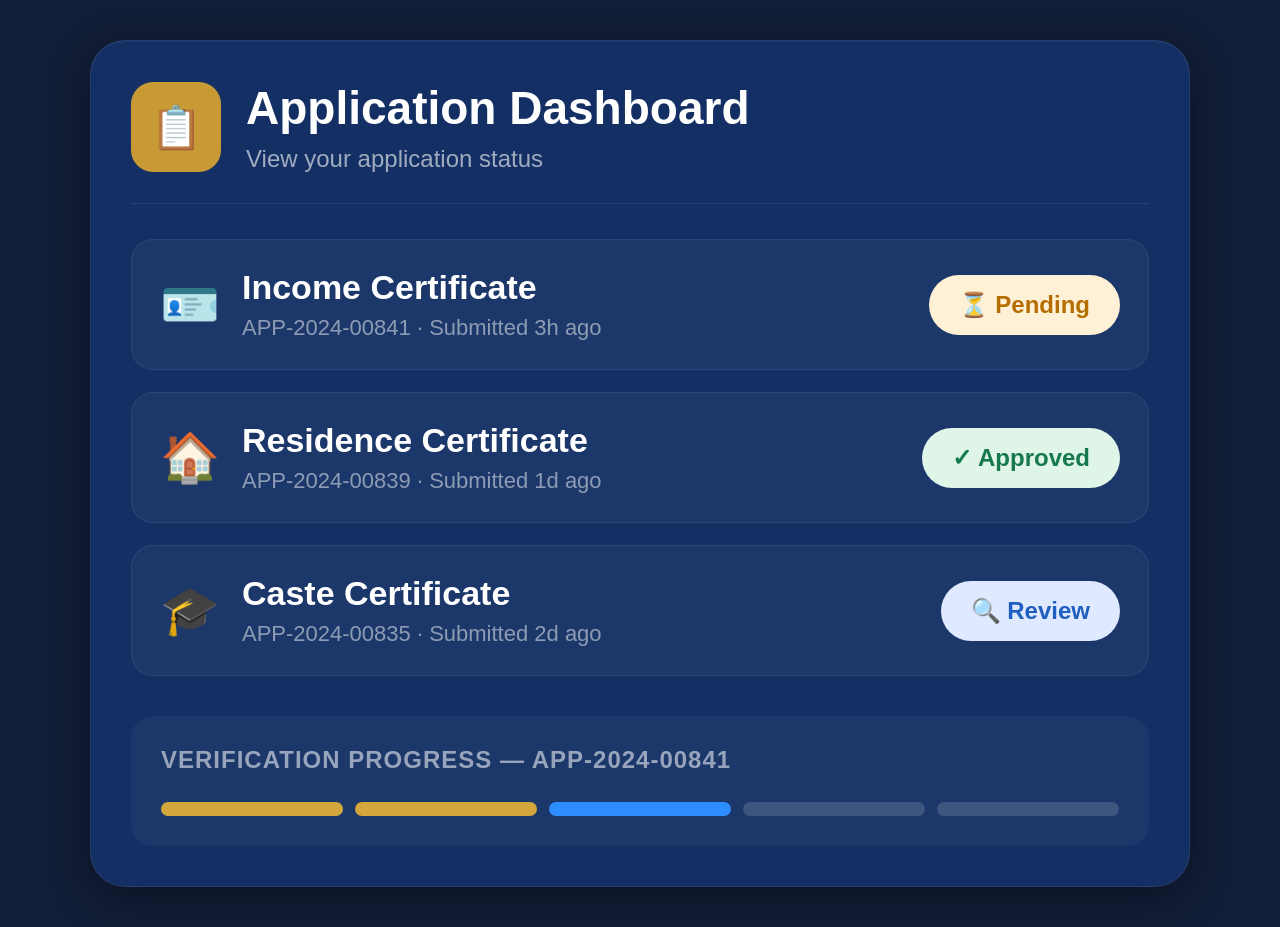
<file: application dashboard.html>
<!doctype html>
<html lang="en">
  <head>
    <meta charset="UTF-8" />
    <meta name="viewport" content="width=device-width, initial-scale=1.0" />

    <title>Application Dashboard - DDVS</title>

    <style>
      * {
        margin: 0;
        padding: 0;
        box-sizing: border-box;
        font-family: Arial, Helvetica, sans-serif;
      }

      body {
        background:
          linear-gradient(rgba(6, 18, 45, 0.95), rgba(6, 18, 45, 0.95)),
          repeating-linear-gradient(
            0deg,
            transparent,
            transparent 39px,
            rgba(255, 255, 255, 0.03) 40px
          ),
          repeating-linear-gradient(
            90deg,
            transparent,
            transparent 39px,
            rgba(255, 255, 255, 0.03) 40px
          );

        min-height: 100vh;

        display: flex;
        justify-content: center;
        align-items: center;

        padding: 40px 20px;
      }

      /* =========================
       DASHBOARD
    ========================= */

      .dashboard-card {
        width: 100%;
        max-width: 1100px;

        background: #132f63;

        border: 1px solid rgba(255, 255, 255, 0.08);

        border-radius: 35px;

        padding: 40px;

        box-shadow:
          0 10px 40px rgba(0, 0, 0, 0.4),
          inset 0 1px 0 rgba(255, 255, 255, 0.04);
      }

      /* HEADER */

      .dashboard-header {
        display: flex;
        align-items: center;
        gap: 25px;

        padding-bottom: 30px;

        border-bottom: 1px solid rgba(255, 255, 255, 0.08);
      }

      .dashboard-icon {
        width: 90px;
        height: 90px;

        background: #c89a35;

        border-radius: 22px;

        display: flex;
        justify-content: center;
        align-items: center;

        font-size: 42px;
      }

      .dashboard-header h1 {
        color: white;
        font-size: 46px;
        margin-bottom: 10px;
      }

      .dashboard-header p {
        color: rgba(255, 255, 255, 0.6);
        font-size: 24px;
      }

      /* APPLICATIONS */

      .applications {
        margin-top: 35px;

        display: flex;
        flex-direction: column;
        gap: 22px;
      }

      .application-card {
        background: rgba(255, 255, 255, 0.04);

        border: 1px solid rgba(255, 255, 255, 0.08);

        border-radius: 22px;

        padding: 28px;

        display: flex;
        justify-content: space-between;
        align-items: center;

        transition: 0.3s;
      }

      .application-card:hover {
        transform: translateY(-3px);

        background: rgba(255, 255, 255, 0.06);
      }

      .app-left {
        display: flex;
        align-items: center;
        gap: 22px;
      }

      .app-icon {
        font-size: 48px;
      }

      .app-details h2 {
        color: white;
        font-size: 34px;
        margin-bottom: 8px;
      }

      .app-details p {
        color: rgba(255, 255, 255, 0.5);
        font-size: 22px;
      }

      /* STATUS */

      .status {
        padding: 16px 30px;

        border-radius: 999px;

        font-size: 24px;
        font-weight: bold;
      }

      .pending {
        background: #fff1d6;
        color: #b56d00;
      }

      .approved {
        background: #dff5e7;
        color: #16784d;
      }

      .review {
        background: #dfe9ff;
        color: #1f5fbf;
      }

      /* PROGRESS */

      .progress-box {
        margin-top: 40px;

        background: rgba(255, 255, 255, 0.04);

        border-radius: 22px;

        padding: 30px;
      }

      .progress-box h3 {
        color: rgba(255, 255, 255, 0.55);

        font-size: 24px;

        margin-bottom: 28px;

        letter-spacing: 1px;
      }

      .progress-steps {
        display: flex;
        gap: 12px;
      }

      .step {
        flex: 1;

        height: 14px;

        border-radius: 50px;

        background: rgba(255, 255, 255, 0.15);
      }

      .active {
        background: #d4a73d;
      }

      .current {
        background: #2d8cff;
      }

      /* RESPONSIVE */

      @media (max-width: 768px) {
        .dashboard-card {
          padding: 25px;
        }

        .dashboard-header {
          flex-direction: column;
          align-items: flex-start;
        }

        .dashboard-header h1 {
          font-size: 34px;
        }

        .dashboard-header p {
          font-size: 18px;
        }

        .application-card {
          flex-direction: column;
          align-items: flex-start;
          gap: 20px;
        }

        .app-details h2 {
          font-size: 24px;
        }

        .app-details p {
          font-size: 16px;
        }

        .status {
          font-size: 18px;
        }
      }
    </style>
  </head>

  <body>
    <!-- DASHBOARD -->

    <div class="dashboard-card">
      <!-- HEADER -->

      <div class="dashboard-header">
        <div class="dashboard-icon">📋</div>

        <div>
          <h1>Application Dashboard</h1>
          <p>View your application status</p>
        </div>
      </div>

      <!-- APPLICATION LIST -->

      <div class="applications">
        <!-- CARD 1 -->

        <div class="application-card">
          <div class="app-left">
            <div class="app-icon">🪪</div>

            <div class="app-details">
              <h2>Income Certificate</h2>
              <p>APP-2024-00841 · Submitted 3h ago</p>
            </div>
          </div>

          <div class="status pending">⏳ Pending</div>
        </div>

        <!-- CARD 2 -->

        <div class="application-card">
          <div class="app-left">
            <div class="app-icon">🏠</div>

            <div class="app-details">
              <h2>Residence Certificate</h2>
              <p>APP-2024-00839 · Submitted 1d ago</p>
            </div>
          </div>

          <div class="status approved">✓ Approved</div>
        </div>

        <!-- CARD 3 -->

        <div class="application-card">
          <div class="app-left">
            <div class="app-icon">🎓</div>

            <div class="app-details">
              <h2>Caste Certificate</h2>
              <p>APP-2024-00835 · Submitted 2d ago</p>
            </div>
          </div>

          <div class="status review">🔍 Review</div>
        </div>
      </div>

      <div class="progress-box">
        <h3>VERIFICATION PROGRESS — APP-2024-00841</h3>

        <div class="progress-steps">
          <div class="step active"></div>

          <div class="step active"></div>

          <div class="step current"></div>

          <div class="step"></div>

          <div class="step"></div>
        </div>
      </div>
    </div>
  </body>
</html>
</file>
